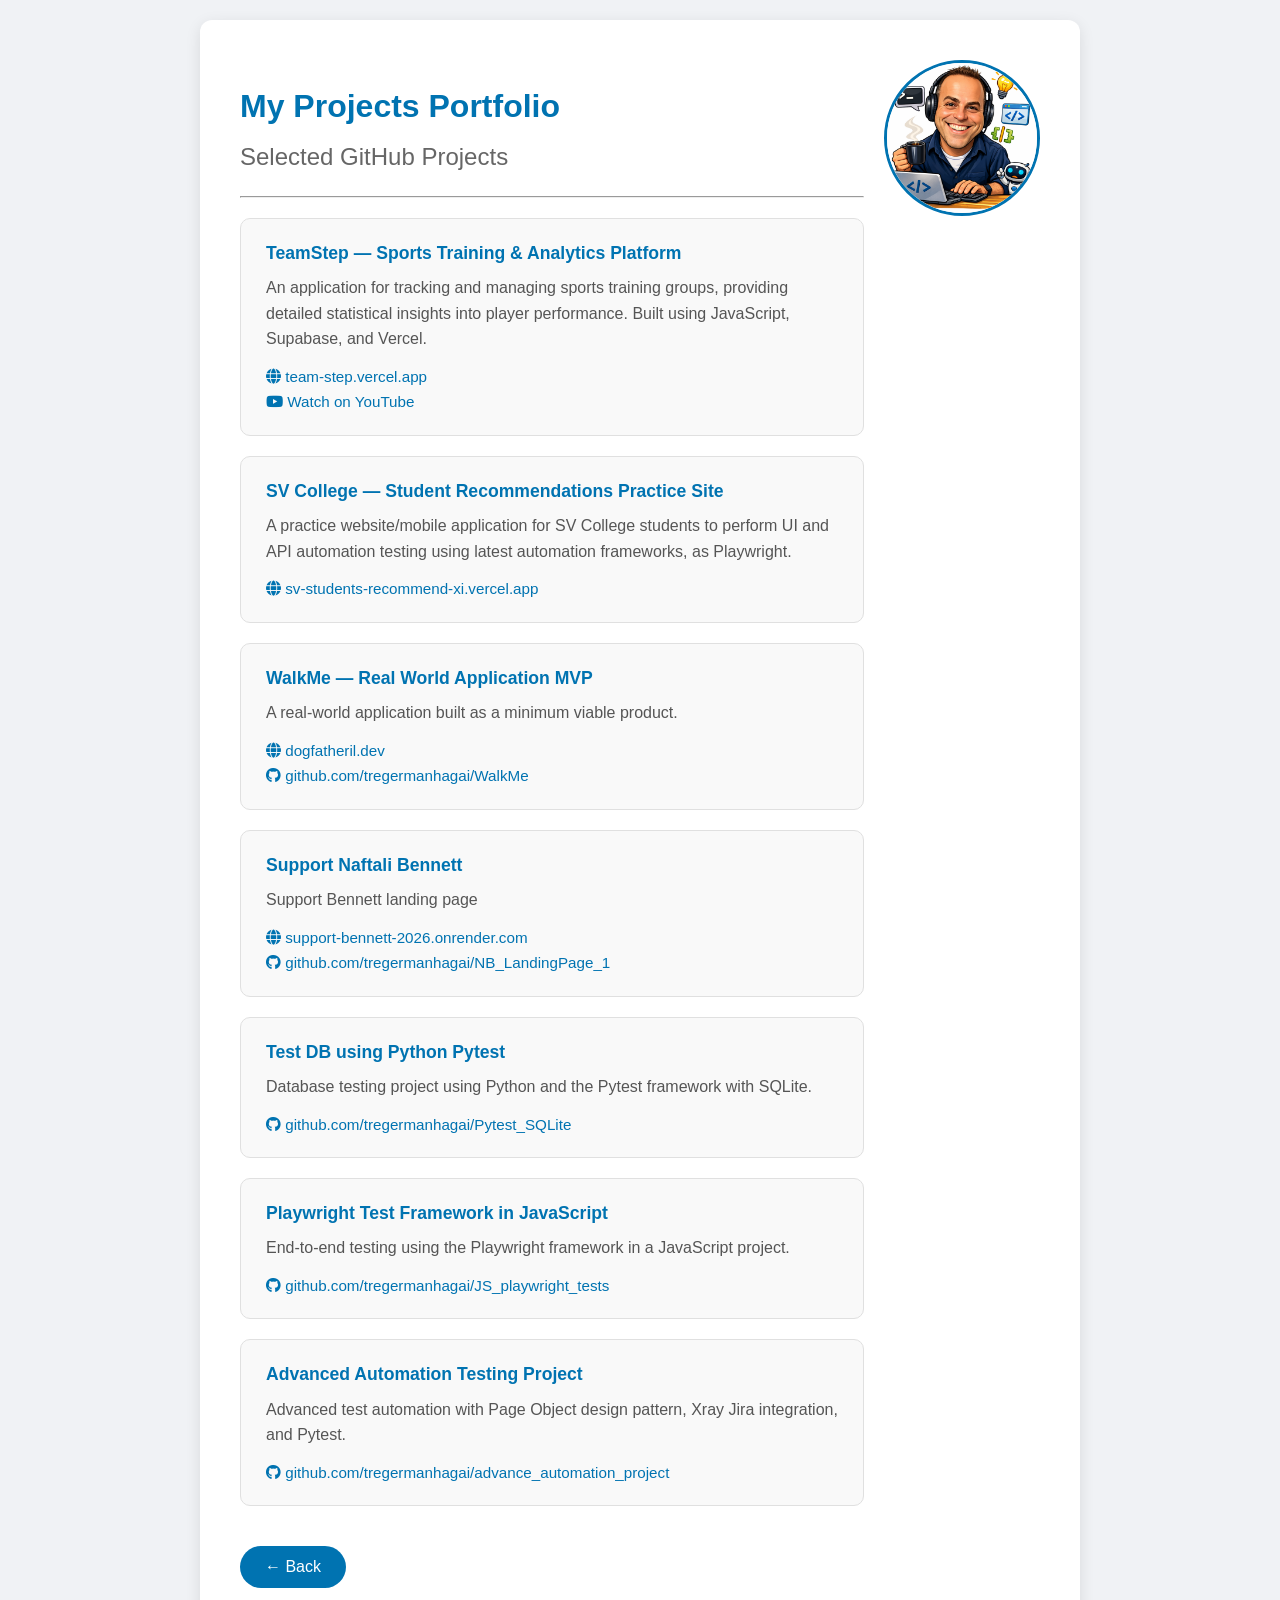
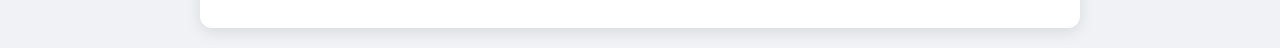
<file: projects.html>
<!DOCTYPE html>
<html lang="en">

<head>
    <meta charset="UTF-8">
    <meta name="viewport" content="width=device-width, initial-scale=1.0">
    <title>Hagai Tregerman | Projects Portfolio</title>
    <link rel="icon" type="image/png" href="./img/Profile funny Developer.png">
    <link rel="stylesheet" href="style.css">
    <link rel="stylesheet" href="project.css">
    <link rel="stylesheet" href="https://cdnjs.cloudflare.com/ajax/libs/font-awesome/6.0.0/css/all.min.css">
</head>

<body>
    <div class="container">
        <img src="./img/Profile funny Developer.png" alt="Hagai Tregerman" class="profile-img page-top-img">
        <h1>My Projects Portfolio</h1>
        <h2>Selected GitHub Projects</h2>

        <hr />

        <div class="projects-grid">

            <div class="project-card">
                <h4>TeamStep — Sports Training & Analytics Platform</h4>
                <p>An application for tracking and managing sports training groups, providing detailed statistical insights into player performance. Built using JavaScript, Supabase, and Vercel.</p>
                <a href="https://team-step.vercel.app/" target="_blank">
                    <i class="fas fa-globe"></i> team-step.vercel.app
                </a><br>
                <a href="https://youtu.be/SJhpmO_FOCU" target="_blank">
                    <i class="fab fa-youtube"></i> Watch on YouTube
                </a>
            </div>

            <div class="project-card">
                <h4>SV College — Student Recommendations Practice Site</h4>
                <p>A practice website/mobile application for SV College students to perform UI and API automation testing using latest automation frameworks, as Playwright.</p>
                <a href="https://sv-students-recommend-xi.vercel.app/" target="_blank">
                    <i class="fas fa-globe"></i> sv-students-recommend-xi.vercel.app
                </a>
            </div>

            <div class="project-card">
                <h4>WalkMe — Real World Application MVP</h4>
                <p>A real-world application built as a minimum viable product.</p>
                <a href="https://www.dogfatheril.dev" target="_blank">
                    <i class="fas fa-globe"></i> dogfatheril.dev
                </a><br>
                <a href="https://github.com/tregermanhagai/WalkMe" target="_blank">
                    <i class="fab fa-github"></i> github.com/tregermanhagai/WalkMe
                </a>
            </div>
            <div class="project-card">
                <h4>Support Naftali Bennett</h4>
                <p>Support Bennett landing page</p>
                <a href="https://support-bennett-2026.onrender.com" target="_blank">
                    <i class="fas fa-globe"></i> support-bennett-2026.onrender.com
                </a><br>
                <a href="https://github.com/tregermanhagai/NB_LandingPage_1" target="_blank">
                    <i class="fab fa-github"></i> github.com/tregermanhagai/NB_LandingPage_1
                </a>
            </div>

            <div class="project-card">
                <h4>Test DB using Python Pytest</h4>
                <p>Database testing project using Python and the Pytest framework with SQLite.</p>
                <a href="https://github.com/tregermanhagai/Pytest_SQLite" target="_blank">
                    <i class="fab fa-github"></i> github.com/tregermanhagai/Pytest_SQLite
                </a>
            </div>

            <div class="project-card">
                <h4>Playwright Test Framework in JavaScript</h4>
                <p>End-to-end testing using the Playwright framework in a JavaScript project.</p>
                <a href="https://github.com/tregermanhagai/JS_playwright_tests" target="_blank">
                    <i class="fab fa-github"></i> github.com/tregermanhagai/JS_playwright_tests
                </a>
            </div>

            <div class="project-card">
                <h4>Advanced Automation Testing Project</h4>
                <p>Advanced test automation with Page Object design pattern, Xray Jira integration, and Pytest.</p>
                <a href="https://github.com/tregermanhagai/advance_automation_project" target="_blank">
                    <i class="fab fa-github"></i> github.com/tregermanhagai/advance_automation_project
                </a>
            </div>


        </div>

        <div class="footer">
            <button onclick="window.location.href='index.html'">&#8592; Back</button>
        </div>
    </div>
</body>

</html>
</file>
<file: style.css>
body {
    font-family: 'Segoe UI', Tahoma, Geneva, Verdana, sans-serif;
    line-height: 1.6;
    color: #333;
    background-color: #f0f2f5;
    margin: 0;
    padding: 20px;
}

.container {
    max-width: 800px; /* width control */
    margin: 0 auto; /* centering */
    background: #fff;
    padding: 40px; /* padding */
    border-radius: 12px; /* border-radius */
    box-shadow: 0 4px 15px rgba(0,0,0,0.1);
    overflow-x: hidden;
}

h1 {
    margin-bottom: 5px;
    color: #0073b1; /* LinkedIn Blue */
}

h2 {
    font-weight: 300;
    color: #666;
    margin-top: 0;
}

.profile-section {
    display: flex;
    align-items: center;
    gap: 30px;
    margin: 30px 0;
}

.profile-img {
    width: 150px;
    height: 150px; /* height */
    border-radius: 50%; /* circular image */
    border: 3px solid #0073b1;
    transition: transform 0.3s ease; /* transition effect */
}

.profile-img:hover {
    transform: scale(1.05); /* hover interaction */
}

.contact-info p {
    display: flex;
    align-items: center;
    gap: 6px;
    margin: 4px 0;
}

.contact-info p strong {
    min-width: 110px;
    flex-shrink: 0;
}

.contact-info a {
    color: #0073b1;
    text-decoration: none;
}

.contact-info a:hover {
    text-decoration: underline;
}

ul {
    list-style-type: none;
    padding: 0;
}

li {
    margin-bottom: 10px;
    padding-left: 20px;
    position: relative;
}

li::before {
    content: "▹";
    position: absolute;
    left: 0;
    color: #0073b1;
}

.like-section {
    display: flex;
    flex-direction: column;
    align-items: center;
    gap: 8px;
    flex-shrink: 0;
    margin-left: auto;
}

button.like-btn {
    background: #e8f4fd;
    color: #0073b1;
    border: 2px solid #0073b1;
    border-radius: 50%;
    width: 80px;
    height: 80px;
    font-size: 34px;
    padding: 0;
    cursor: pointer;
    transition: transform 0.2s, background 0.2s, border-color 0.2s;
}

button.like-btn:hover {
    background: #0073b1;
    color: white;
    transform: scale(1.08);
}

button.like-btn.liked {
    background: #e74c3c;
    border-color: #e74c3c;
    color: white;
}

.like-count {
    font-size: 16px;
    font-weight: bold;
    color: #333;
}

button {
    background-color: #0073b1;
    color: white;
    padding: 12px 25px;
    border: none;
    border-radius: 25px;
    font-size: 16px;
    cursor: pointer;
    transition: background-color 0.2s;
}

button:hover {
    background-color: #005582;
}

@media (max-width: 768px) {
    body {
        padding: 10px;
    }

    .container {
        padding: 20px;
    }

    .profile-section {
        flex-direction: column;
        align-items: center;
        text-align: center;
        gap: 16px;
    }

    .contact-info p {
        justify-content: flex-start;
        text-align: left;
    }

    .contact-info p strong {
        min-width: 85px;
    }

    .like-section {
        margin-left: 0;
    }

    .footer {
        display: flex;
        flex-direction: column;
        align-items: center;
        gap: 12px;
    }

    button {
        width: 100%;
        max-width: 280px;
    }

    button.like-btn {
        width: 80px;
        max-width: 80px;
    }
}
</file>
<file: project.css>
.page-top-img {
    float: right;
    margin: 0 0 15px 20px;
}

.projects-grid {
    display: flex;
    flex-direction: column;
    gap: 20px;
    margin-top: 20px;
}

.project-card {
    border: 1px solid #e0e0e0;
    border-radius: 10px;
    padding: 20px 25px;
    background: #f9f9f9;
    transition: box-shadow 0.2s;
    overflow: hidden;
}


.project-card:hover {
    box-shadow: 0 4px 12px rgba(0, 115, 177, 0.15);
}

.project-card h4 {
    margin: 0 0 8px 0;
    color: #0073b1;
    font-size: 1.1em;
}

.project-card p {
    margin: 0 0 12px 0;
    color: #555;
}

.project-card a {
    color: #0073b1;
    text-decoration: none;
    font-size: 0.95em;
    word-break: break-all;
    display: inline-block;
}

.project-card a:hover {
    text-decoration: underline;
}

.back-btn {
    margin-top: 30px;
    display: inline-block;
}

.footer {
    margin-top: 40px;
}
</file>
